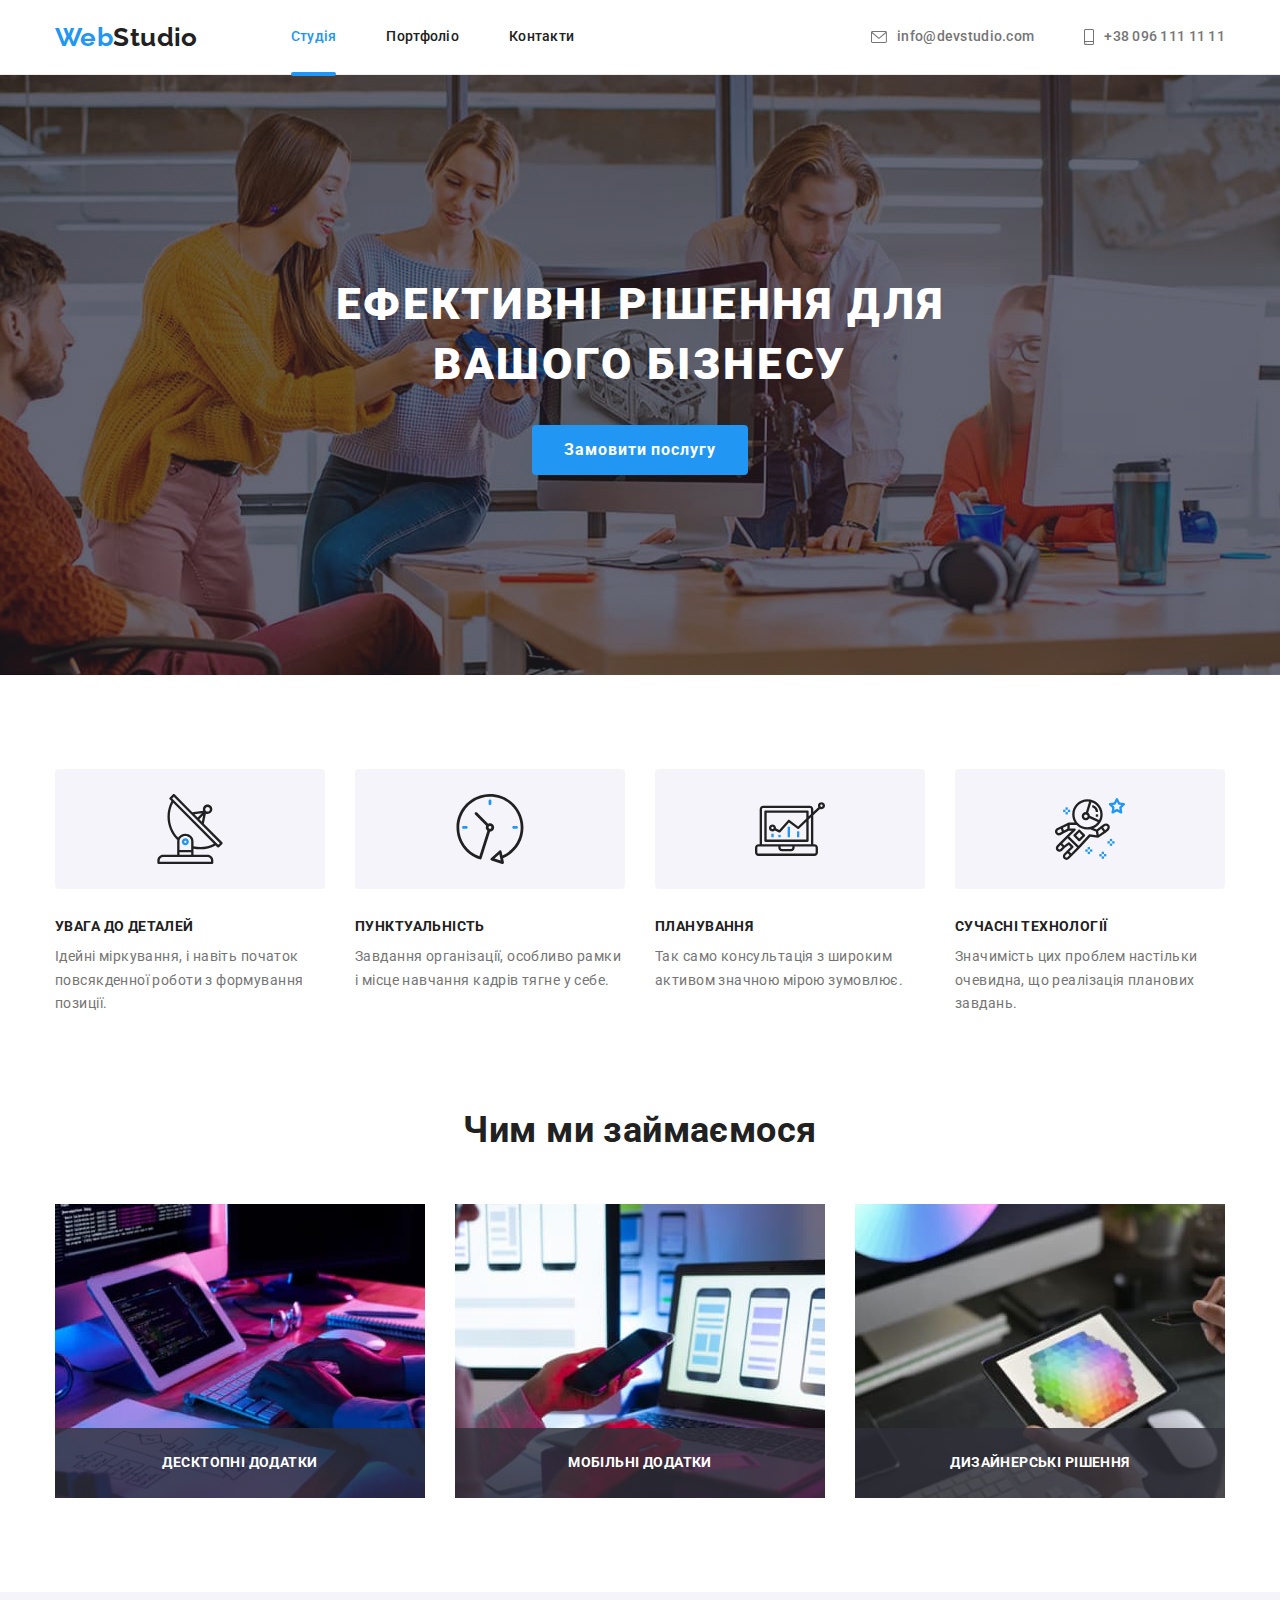
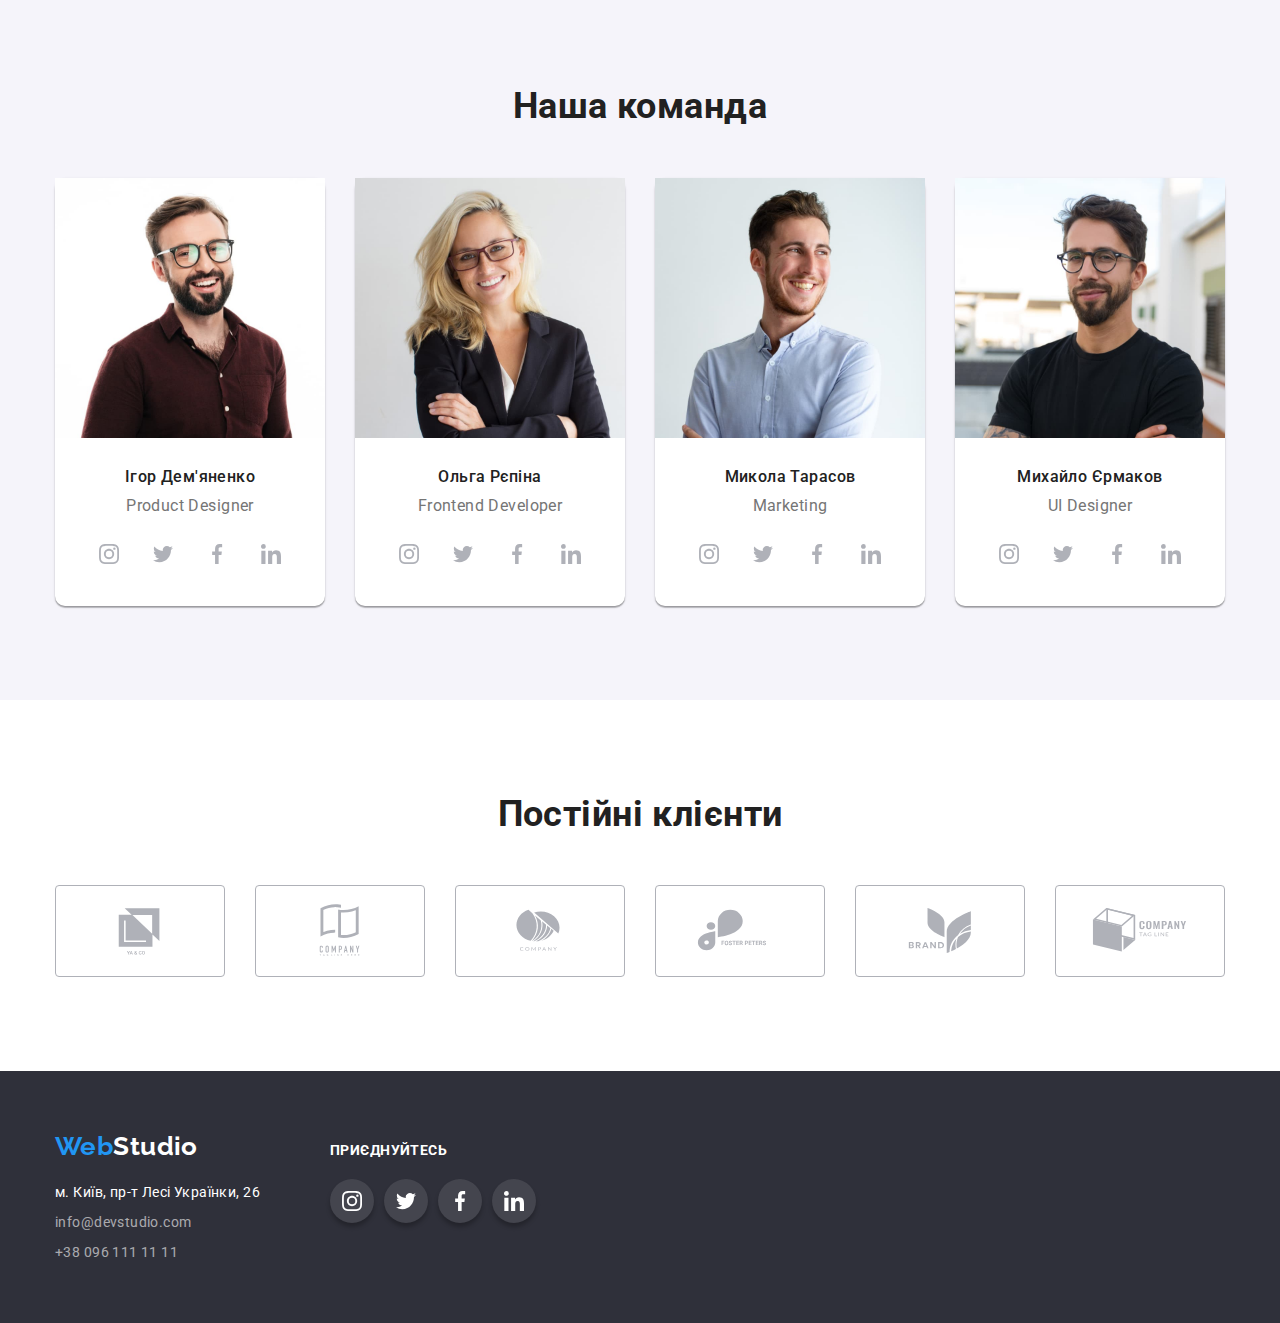
<file: index.html>
<!DOCTYPE html>
<html lang="uk">
  <head>
    <meta charset="UTF-8" />
    <meta http-equiv="X-UA-Compatible" content="IE=edge" />
    <meta name="viewport" content="width=device-width, initial-scale=1.0" />
    <link
      rel="stylesheet"
      href="https://cdnjs.cloudflare.com/ajax/libs/modern-normalize/1.1.0/modern-normalize.min.css"
    />
    <link rel="stylesheet" href="./css/styles.css" />
    <link rel="preconnect" href="https://fonts.googleapis.com" />
    <link rel="preconnect" href="https://fonts.gstatic.com" crossorigin />
    <link
      href="https://fonts.googleapis.com/css2?family=Raleway:wght@700&family=Roboto:wght@400;500;700;900&display=swap"
      rel="stylesheet"
    />
    <title>WebStudio</title>
  </head>
  <body>
    <header>
      <div class="header-container container">
        <a class="logo-header link" href="./index.html" lang="en"
          >Web<span class="logo-span">Studio</span></a
        >
        <nav class="header-nav">
          <ul class="nav list">
            <li class="nav-item">
              <a class="nav-link-active link" href="./index.html">Студія</a>
            </li>
            <li class="nav-item">
              <a class="nav-link link" href="./portfolio.html">Портфоліо</a>
            </li>
            <li class="nav-item">
              <a class="nav-link link" href="">Контакти</a>
            </li>
          </ul>
        </nav>
        <div class="header-group">
          <ul class="header-contacts list">
            <li>
              <a class="header-email link" href="mailto:info@devstudio.com">
                <svg class="icon-email" width="16" height="12">
                  <use href="./images/icons.svg#email"></use>
                </svg>
                info@devstudio.com
              </a>
            </li>
            <li>
              <a class="header-tel link" href="tel:+380961111111">
                <svg class="icon-smartphone" width="10" height="16">
                  <use href="./images/icons.svg#smartphone"></use>
                </svg>
                +38 096 111 11 11</a
              >
            </li>
          </ul>
        </div>
      </div>
    </header>
    <main>
      <!--Герой-->
      <section class="section-hero">
        <div class="hero-div container">
          <h1 class="hero-title">Ефективні рішення для вашого бізнесу</h1>
          <button class="hero-btn" type="button" data-modal-open>
            Замовити послугу
          </button>
        </div>
      </section>
      <!--Наші переваги-->
      <section class="benefits section">
        <div class="benefits-container container">
          <h2 class="visually-hidden">Наші переваги</h2>
          <ul class="benefits-list list">
            <li class="benefits-item">
              <div class="icons-benefits">
                <svg class="icon-antenna" width="70" height="70">
                  <use href="./images/icons.svg#antenna"></use>
                </svg>
              </div>
              <h3 class="benefits-title">УВАГА ДО ДЕТАЛЕЙ</h3>
              <p class="benefits-paragraph">
                Ідейні міркування, і навіть початок повсякденної роботи з
                формування позиції.
              </p>
            </li>
            <li class="benefits-item">
              <div class="icons-benefits">
                <svg class="icon-clock" width="70" height="70">
                  <use href="./images/icons.svg#clock"></use>
                </svg>
              </div>
              <h3 class="benefits-title">ПУНКТУАЛЬНІСТЬ</h3>
              <p class="benefits-paragraph">
                Завдання організації, особливо рамки і місце навчання кадрів
                тягне у себе.
              </p>
            </li>
            <li class="benefits-item">
              <div class="icons-benefits">
                <svg class="icon-diagram" width="70" height="70">
                  <use href="./images/icons.svg#diagram"></use>
                </svg>
              </div>
              <h3 class="benefits-title">ПЛАНУВАННЯ</h3>
              <p class="benefits-paragraph">
                Так само консультація з широким активом значною мірою зумовлює.
              </p>
            </li>
            <li class="benefits-item">
              <div class="icons-benefits">
                <svg class="icon-astronaut" width="70" height="70">
                  <use href="./images/icons.svg#astronaut"></use>
                </svg>
              </div>
              <h3 class="benefits-title">СУЧАСНІ ТЕХНОЛОГІЇ</h3>
              <p class="benefits-paragraph">
                Значимість цих проблем настільки очевидна, що реалізація
                планових завдань.
              </p>
            </li>
          </ul>
        </div>
      </section>
      <!--Чим ми займаємося-->
      <section class="work-section section">
        <div class="container">
          <h2 class="work-title">Чим ми займаємося</h2>
          <ul class="work-list list">
            <li class="work-item">
              <img
                src="./images/box1.jpg"
                alt="Набір тексту на компьютері"
                width="370"
              />
              <div class="overlay">
                <p class="overlay-text">Десктопні додатки</p>
              </div>
            </li>
            <li class="work-item">
              <img
                src="./images/box2.jpg"
                alt="Перегляд макету на ноутбуці"
                width="370"
              />
              <div class="overlay">
                <p class="overlay-text">Мобільні додатки</p>
              </div>
            </li>
            <li class="work-item">
              <img
                src="./images/box3.jpg"
                alt="Вибір кольору на планшеті"
                width="370"
              />
              <div class="overlay">
                <p class="overlay-text">Дизайнерські рішення</p>
              </div>
            </li>
          </ul>
        </div>
      </section>
      <!--Наша команда-->
      <section class="team section">
        <h2 class="team-title">Наша команда</h2>
        <div class="team-container-list container">
          <ul class="team-list list">
            <li class="team-item">
              <img
                class="team-item-img"
                src="./images/ihor.jpg"
                alt="Ігор Дем'яненко"
                width="270"
              />
              <div class="team-div">
                <h3 class="team-item-title">Ігор Дем'яненко</h3>
                <p class="team-item-p" lang="en">Product Designer</p>
                <ul class="social-links-team-list list">
                  <li class="social-links-team-item">
                    <a
                      class="social-link link"
                      href="https://www.instagram.com"
                      target="_blank"
                      rel="noopener norefferer"
                      aria-label="instagram"
                    >
                      <svg class="team-icon" width="20" height="20">
                        <use href="./images/icons.svg#instagram"></use>
                      </svg>
                    </a>
                  </li>
                  <li class="social-links-team-item">
                    <a
                      class="social-link link"
                      href="https://twitter.com"
                      target="_blank"
                      rel="noopener norefferer"
                      aria-label="twitter"
                    >
                      <svg class="team-icon" width="20" height="20">
                        <use href="./images/icons.svg#twitter"></use>
                      </svg>
                    </a>
                  </li>
                  <li class="social-links-team-item">
                    <a
                      class="social-link link"
                      href="https://www.facebook.com"
                      target="_blank"
                      rel="noopener norefferer"
                      aria-label="facebook"
                    >
                      <svg class="team-icon" width="20" height="20">
                        <use href="./images/icons.svg#facebook"></use>
                      </svg>
                    </a>
                  </li>
                  <li class="social-links-team-item">
                    <a
                      class="social-link link"
                      href="https://www.linkedin.com"
                      target="_blank"
                      rel="noopener norefferer"
                      aria-label="linkedin"
                    >
                      <svg class="team-icon" width="20" height="20">
                        <use href="./images/icons.svg#linkedin"></use>
                      </svg>
                    </a>
                  </li>
                </ul>
              </div>
            </li>
            <li class="team-item">
              <img
                class="team-item-img"
                src="./images/olha.jpg"
                alt="Ольга Рєпіна"
                width="270"
              />
              <div class="team-div">
                <h3 class="team-item-title">Ольга Рєпіна</h3>
                <p class="team-item-p" lang="en">Frontend Developer</p>
                <ul class="social-links-team-list list">
                  <li class="social-links-team-item">
                    <a
                      class="social-link link"
                      href="https://www.instagram.com"
                      target="_blank"
                      rel="noopener norefferer"
                      aria-label="іконка instagram"
                    >
                      <svg class="team-icon" width="20" height="20">
                        <use href="./images/icons.svg#instagram"></use>
                      </svg>
                    </a>
                  </li>
                  <li class="social-links-team-item">
                    <a
                      class="social-link link"
                      href="https://twitter.com"
                      target="_blank"
                      rel="noopener norefferer"
                      aria-label="іконка twitter"
                    >
                      <svg class="team-icon" width="20" height="20">
                        <use href="./images/icons.svg#twitter"></use>
                      </svg>
                    </a>
                  </li>
                  <li class="social-links-team-item">
                    <a
                      class="social-link link"
                      href="https://www.facebook.com"
                      target="_blank"
                      rel="noopener norefferer"
                      aria-label="іконка facebook"
                    >
                      <svg class="team-icon" width="20" height="20">
                        <use href="./images/icons.svg#facebook"></use>
                      </svg>
                    </a>
                  </li>
                  <li class="social-links-team-item">
                    <a
                      class="social-link link"
                      href="https://www.linkedin.com"
                      target="_blank"
                      rel="noopener norefferer"
                      aria-label="іконка linkedin"
                    >
                      <svg class="team-icon" width="20" height="20">
                        <use href="./images/icons.svg#linkedin"></use>
                      </svg>
                    </a>
                  </li>
                </ul>
              </div>
            </li>
            <li class="team-item">
              <img
                class="team-item-img"
                src="./images/mykola.jpg"
                alt="Микола Тарасов"
                width="270"
              />
              <div class="team-div">
                <h3 class="team-item-title">Микола Тарасов</h3>
                <p class="team-item-p" lang="en">Marketing</p>
                <ul class="social-links-team-list list">
                  <li class="social-links-team-item">
                    <a
                      class="social-link link"
                      href="https://www.instagram.com"
                      target="_blank"
                      rel="noopener norefferer"
                      aria-label="іконка instagram"
                    >
                      <svg class="team-icon" width="20" height="20">
                        <use href="./images/icons.svg#instagram"></use>
                      </svg>
                    </a>
                  </li>
                  <li class="social-links-team-item">
                    <a
                      class="social-link link"
                      href="https://twitter.com"
                      target="_blank"
                      rel="noopener norefferer"
                      aria-label="іконка twitter"
                    >
                      <svg class="team-icon" width="20" height="20">
                        <use href="./images/icons.svg#twitter"></use>
                      </svg>
                    </a>
                  </li>
                  <li class="social-links-team-item">
                    <a
                      class="social-link link"
                      href="https://www.facebook.com"
                      target="_blank"
                      rel="noopener norefferer"
                      aria-label="іконка facebook"
                    >
                      <svg class="team-icon" width="20" height="20">
                        <use href="./images/icons.svg#facebook"></use>
                      </svg>
                    </a>
                  </li>
                  <li class="social-links-team-item">
                    <a
                      class="social-link link"
                      href="https://www.linkedin.com"
                      target="_blank"
                      rel="noopener norefferer"
                      aria-label="іконка linkedin"
                    >
                      <svg class="team-icon" width="20" height="20">
                        <use href="./images/icons.svg#linkedin"></use>
                      </svg>
                    </a>
                  </li>
                </ul>
              </div>
            </li>
            <li class="team-item">
              <img
                class="team-item-img"
                src="./images/muhailo.jpg"
                alt="Михайло Єрмаков"
                width="270"
              />
              <div class="team-div">
                <h3 class="team-item-title">Михайло Єрмаков</h3>
                <p class="team-item-p" lang="en">UI Designer</p>
                <ul class="social-links-team-list list">
                  <li class="social-links-team-item">
                    <a
                      class="social-link link"
                      href="https://www.instagram.com"
                      target="_blank"
                      rel="noopener norefferer"
                      aria-label="іконка instagram"
                    >
                      <svg class="team-icon" width="20" height="20">
                        <use href="./images/icons.svg#instagram"></use>
                      </svg>
                    </a>
                  </li>
                  <li class="social-links-team-item">
                    <a
                      class="social-link link"
                      href="https://twitter.com"
                      target="_blank"
                      rel="noopener norefferer"
                      aria-label="іконка twitter"
                    >
                      <svg class="team-icon" width="20" height="20">
                        <use href="./images/icons.svg#twitter"></use>
                      </svg>
                    </a>
                  </li>
                  <li class="social-links-team-item">
                    <a
                      class="social-link link"
                      href="https://www.facebook.com"
                      target="_blank"
                      rel="noopener norefferer"
                      aria-label="іконка facebook"
                    >
                      <svg class="team-icon" width="20" height="20">
                        <use href="./images/icons.svg#facebook"></use>
                      </svg>
                    </a>
                  </li>
                  <li class="social-links-team-item">
                    <a
                      class="social-link link"
                      href="https://www.linkedin.com"
                      target="_blank"
                      rel="noopener norefferer"
                      aria-label="іконка linkedin"
                    >
                      <svg class="team-icon" width="20" height="20">
                        <use href="./images/icons.svg#linkedin"></use>
                      </svg>
                    </a>
                  </li>
                </ul>
              </div>
            </li>
          </ul>
        </div>
      </section>
      <!--Постійні клієнти-->
      <section class="clients section">
        <div class="cotnainer">
          <h2 class="team-title">Постійні клієнти</h2>
          <ul class="clients-list">
            <li class="clients-list-item">
              <a class="clients-list-anker" href="">
                <svg class="logo-icon" width="106" height="60">
                  <use href="./images/icons.svg#Logo-1"></use>
                </svg>
              </a>
            </li>
            <li class="clients-list-item">
              <a class="clients-list-anker" href="">
                <svg class="logo-icon" width="106" height="60">
                  <use href="./images/icons.svg#Logo-2"></use>
                </svg>
              </a>
            </li>
            <li class="clients-list-item">
              <a class="clients-list-anker" href="">
                <svg class="logo-icon" width="106" height="60">
                  <use href="./images/icons.svg#Logo-3"></use>
                </svg>
              </a>
            </li>
            <li class="clients-list-item">
              <a class="clients-list-anker" href="">
                <svg class="logo-icon" width="106" height="60">
                  <use href="./images/icons.svg#Logo-4"></use>
                </svg>
              </a>
            </li>
            <li class="clients-list-item">
              <a class="clients-list-anker" href="">
                <svg class="logo-icon" width="106" height="60">
                  <use href="./images/icons.svg#Logo-5"></use>
                </svg>
              </a>
            </li>
            <li class="clients-list-item">
              <a class="clients-list-anker" href="">
                <svg class="logo-icon" width="106" height="60">
                  <use href="./images/icons.svg#Logo-6"></use>
                </svg>
              </a>
            </li>
          </ul>
        </div>
      </section>
    </main>
    <footer class="footer">
      <div class="footer-container container">
        <div class="footer-address">
          <a class="logo-footer link" href="./index.html" lang="en"
            >Web<span class="logo-span-footer">Studio</span></a
          >
          <address>
            <ul class="footer-list list">
              <li class="footer-list-item">
                <a
                  class="footer-list-adress link"
                  href="https://goo.gl/maps/2E5mKUay2WvyAkLH7"
                  target="_blank"
                  rel="noopener noreferrer nofollow"
                  >м. Київ, пр-т Лесі Українки, 26</a
                >
              </li>
              <li class="footer-list-item">
                <a
                  class="footer-list-cont link"
                  href="mailto:info@devstudio.com"
                  >info@devstudio.com</a
                >
              </li>
              <li class="footer-list-item">
                <a class="footer-list-cont link" href="tel:+380961111111"
                  >+38 096 111 11 11</a
                >
              </li>
            </ul>
          </address>
        </div>
        <div class="footer-socials">
          <strong class="footer-title">приєднуйтесь</strong>
          <ul class="footer-social-links-list list">
            <li>
              <a
                class="footer-social-link link"
                href="https://www.instagram.com"
                target="_blank"
                rel="noopener norefferer"
                aria-label="іконка instagram"
              >
                <svg class="footer-icon" width="20" height="20">
                  <use href="./images/icons.svg#instagram"></use>
                </svg>
              </a>
            </li>
            <li>
              <a
                class="footer-social-link link"
                href="https://twitter.com"
                target="_blank"
                rel="noopener norefferer"
                aria-label="іконка twitter"
              >
                <svg class="footer-icon" width="20" height="20">
                  <use href="./images/icons.svg#twitter"></use>
                </svg>
              </a>
            </li>
            <li>
              <a
                class="footer-social-link link"
                href="https://www.facebook.com"
                target="_blank"
                rel="noopener norefferer"
                aria-label="іконка facebook"
              >
                <svg class="footer-icon" width="20" height="20">
                  <use href="./images/icons.svg#facebook"></use>
                </svg>
              </a>
            </li>
            <li>
              <a
                class="footer-social-link link"
                href="https://www.linkedin.com"
                target="_blank"
                rel="noopener norefferer"
                aria-label="іконка linkedin"
              >
                <svg class="footer-icon" width="20" height="20">
                  <use href="./images/icons.svg#linkedin"></use>
                </svg>
              </a>
            </li>
          </ul>
        </div>
      </div>
    </footer>
    <!-- Modal window -->
    <div class="backdrop is-hidden" data-modal>
      <div class="modal">
        <button class="modal-close-btn" type="button" data-modal-close>
          <svg class="modal-close-icon" width="18" height="18">
            <use href="./images/icons.svg#icon-close-black"></use>
          </svg>
        </button>
      </div>
    </div>
    <script src="./js/modal.js"></script>
  </body>
</html>
</file>
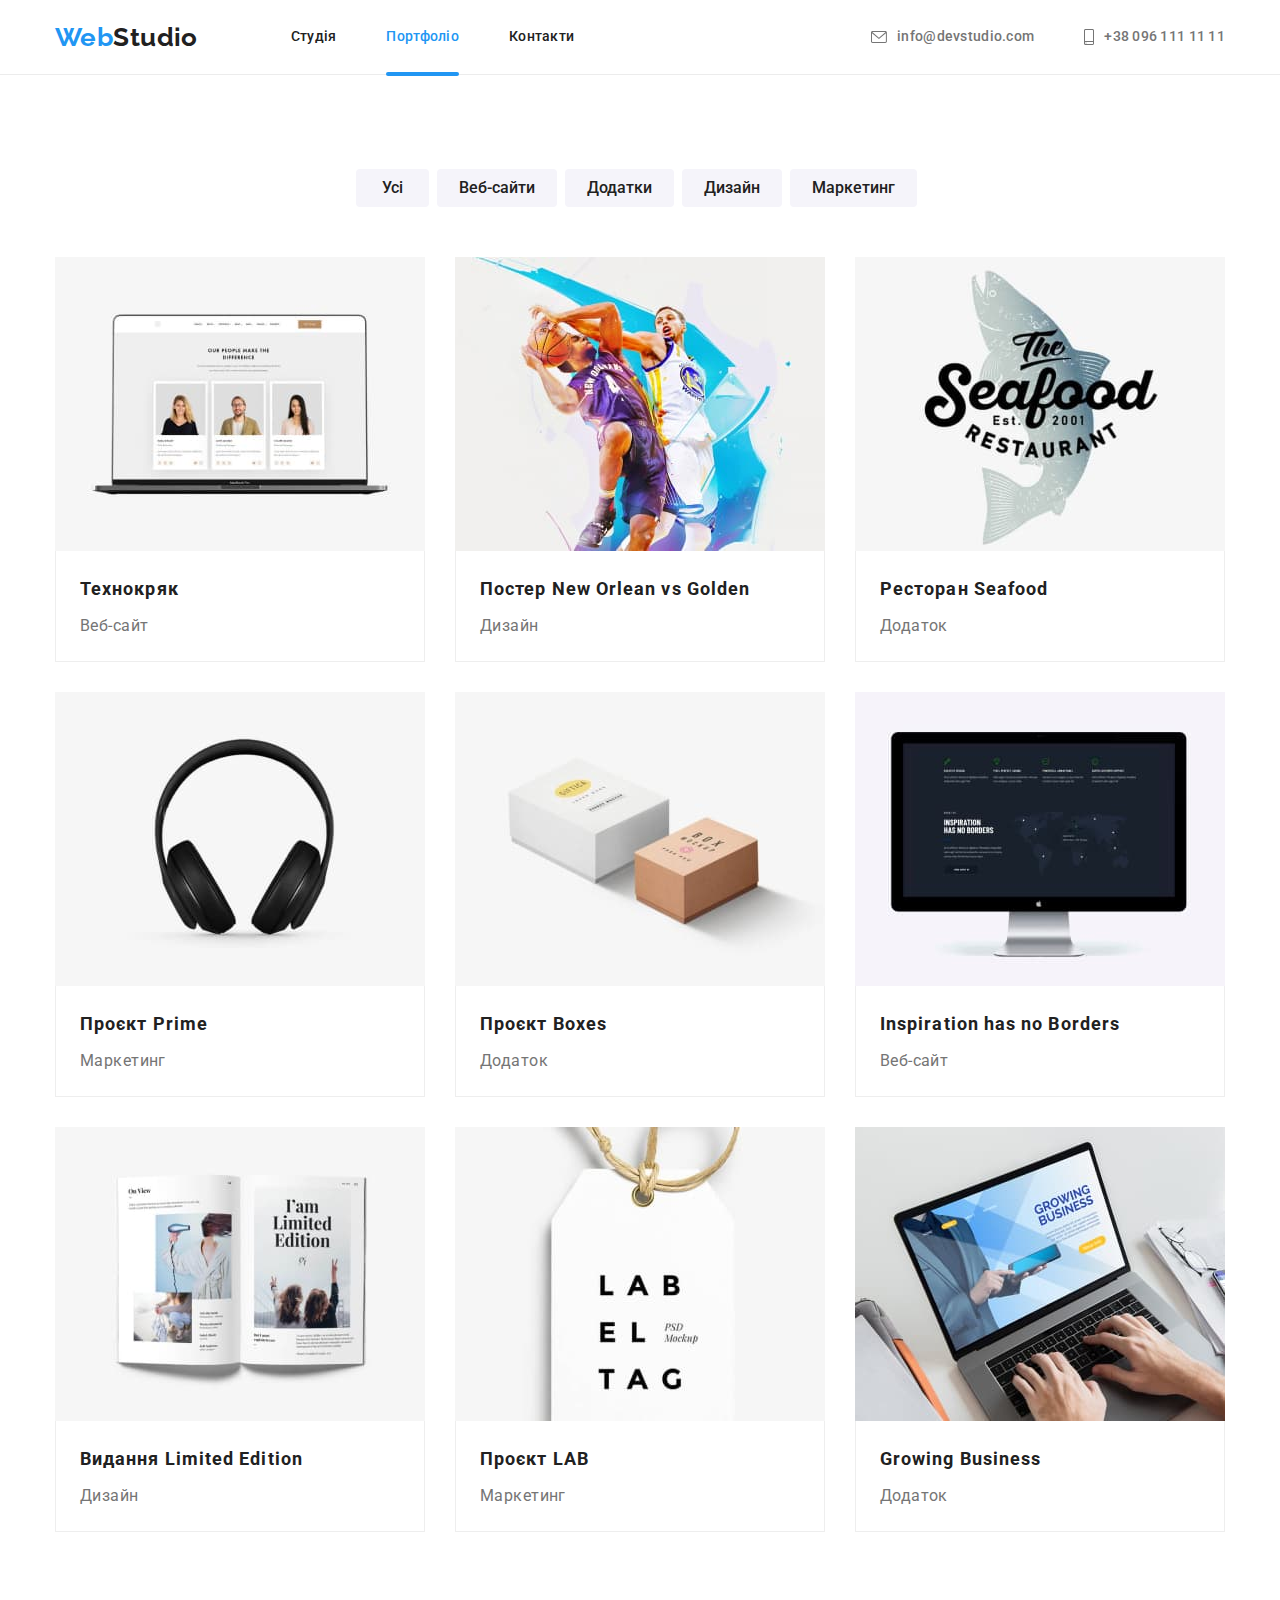
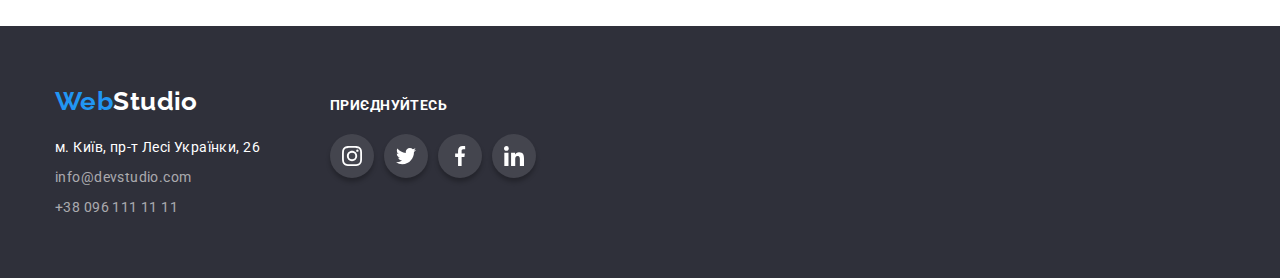
<file: portfolio.html>
<!DOCTYPE html>
<html lang="uk">
  <head>
    <meta charset="UTF-8" />
    <meta http-equiv="X-UA-Compatible" content="IE=edge" />
    <meta name="viewport" content="width=device-width, initial-scale=1.0" />
    <link
      rel="stylesheet"
      href="https://cdnjs.cloudflare.com/ajax/libs/modern-normalize/1.1.0/modern-normalize.min.css"
    />
    <link rel="stylesheet" href="./css/styles.css" />
    <link rel="preconnect" href="https://fonts.googleapis.com" />
    <link rel="preconnect" href="https://fonts.gstatic.com" crossorigin />
    <link
      href="https://fonts.googleapis.com/css2?family=Raleway:wght@700&family=Roboto:wght@400;500;700;900&display=swap"
      rel="stylesheet"
    />
    <title>Portfolio</title>
  </head>
  <body>
    <header>
      <div class="header-container container">
        <a class="logo-header link" href="./index.html" lang="en"
          >Web<span class="logo-span">Studio</span></a
        >
        <nav class="header-nav">
          <ul class="nav list">
            <li class="nav-item">
              <a class="nav-link link" href="./index.html">Студія</a>
            </li>
            <li class="nav-item">
              <a class="nav-link-active link" href="./portfolio.html"
                >Портфоліо</a
              >
            </li>
            <li class="nav-item">
              <a class="nav-link link" href="">Контакти</a>
            </li>
          </ul>
        </nav>
        <div class="header-group">
          <ul class="header-contacts list">
            <li>
              <a class="header-email link" href="mailto:info@devstudio.com">
                <svg class="icon-email" width="16" height="12">
                  <use href="./images/icons.svg#email"></use>
                </svg>
                info@devstudio.com
              </a>
            </li>
            <li>
              <a class="header-tel link" href="tel:+380961111111">
                <svg class="icon-smartphone" width="10" height="16">
                  <use href="./images/icons.svg#smartphone"></use>
                </svg>
                +38 096 111 11 11</a
              >
            </li>
          </ul>
        </div>
      </div>
    </header>
    <main>
      <section class="projects section">
        <div class="container">
          <h1 class="visually-hidden">Проекти з Портфоліо</h1>
          <ul class="portfolio-btn-list list">
            <li>
              <button class="portfolio-btn-item" type="button">Усі</button>
            </li>
            <li>
              <button class="portfolio-btn-item" type="button">
                Веб-сайти
              </button>
            </li>
            <li>
              <button class="portfolio-btn-item" type="button">Додатки</button>
            </li>
            <li>
              <button class="portfolio-btn-item" type="button">Дизайн</button>
            </li>
            <li>
              <button class="portfolio-btn-item" type="button">
                Маркетинг
              </button>
            </li>
          </ul>
          <ul class="portfolio-list list">
            <li class="portfolio-item">
              <a class="portfolio-link link" href="">
                <div class="portfolio-thumb">
                  <img
                    class="portfolio-img"
                    src="./images/technokryak.jpg"
                    alt="Веб-сайт Технокряк"
                    width="370"
                  />
                  <div class="overlay-portfolio">
                    <p class="overlay-portfolio-text">
                      Ресурс пропонує комплексні пропозиції з різним рівнем
                      функціоналу та сервісів. Все це дозволить відвідувачу
                      отримати вичерпні відомості про компанію чи приватну
                      особу.
                    </p>
                  </div>
                </div>
                <div class="portfolio-item-div">
                  <h2 class="portfolio-title">Технокряк</h2>
                  <p class="portfolio-paragraph">Веб-сайт</p>
                </div>
              </a>
            </li>
            <li class="portfolio-item">
              <a class="portfolio-link link" href="">
                <div class="portfolio-thumb">
                  <img
                    class="portfolio-img"
                    src="./images/poster.jpg"
                    alt="Дизайн Постер New Orlean vs Golden Star"
                    width="370"
                  />
                  <div class="overlay-portfolio">
                    <p class="overlay-portfolio-text">
                      Ресурс пропонує комплексні пропозиції з різним рівнем
                      функціоналу та сервісів. Все це дозволить відвідувачу
                      отримати вичерпні відомості про компанію чи приватну
                      особу.
                    </p>
                  </div>
                </div>
                <div class="portfolio-item-div">
                  <h2 class="portfolio-title">Постер New Orlean vs Golden</h2>
                  <p class="portfolio-paragraph">Дизайн</p>
                </div>
              </a>
            </li>
            <li class="portfolio-item">
              <a class="portfolio-link link" href="">
                <div class="portfolio-thumb">
                  <img
                    class="portfolio-img"
                    src="./images/seafood.jpg"
                    alt="Додаток Ресторан Seafood"
                    width="370"
                  />
                  <div class="overlay-portfolio">
                    <p class="overlay-portfolio-text">
                      Ресурс пропонує комплексні пропозиції з різним рівнем
                      функціоналу та сервісів. Все це дозволить відвідувачу
                      отримати вичерпні відомості про компанію чи приватну
                      особу.
                    </p>
                  </div>
                </div>
                <div class="portfolio-item-div">
                  <h2 class="portfolio-title">Ресторан Seafood</h2>
                  <p class="portfolio-paragraph">Додаток</p>
                </div>
              </a>
            </li>
            <li class="portfolio-item">
              <a class="portfolio-link link" href="">
                <div class="portfolio-thumb">
                  <img
                    class="portfolio-img"
                    src="./images/prime.jpg"
                    alt="Маркетинг Проєкт Prime"
                    width="370"
                  />
                  <div class="overlay-portfolio">
                    <p class="overlay-portfolio-text">
                      Ресурс пропонує комплексні пропозиції з різним рівнем
                      функціоналу та сервісів. Все це дозволить відвідувачу
                      отримати вичерпні відомості про компанію чи приватну
                      особу.
                    </p>
                  </div>
                </div>
                <div class="portfolio-item-div">
                  <h2 class="portfolio-title">Проєкт Prime</h2>
                  <p class="portfolio-paragraph">Маркетинг</p>
                </div>
              </a>
            </li>
            <li class="portfolio-item">
              <a class="portfolio-link link" href="">
                <div class="portfolio-thumb">
                  <img
                    class="portfolio-img"
                    src="./images/boxes.jpg"
                    alt="Додаток Проєкт Boxes"
                    width="370"
                  />
                  <div class="overlay-portfolio">
                    <p class="overlay-portfolio-text">
                      Ресурс пропонує комплексні пропозиції з різним рівнем
                      функціоналу та сервісів. Все це дозволить відвідувачу
                      отримати вичерпні відомості про компанію чи приватну
                      особу.
                    </p>
                  </div>
                </div>
                <div class="portfolio-item-div">
                  <h2 class="portfolio-title">Проєкт Boxes</h2>
                  <p class="portfolio-paragraph">Додаток</p>
                </div>
              </a>
            </li>
            <li class="portfolio-item">
              <a class="portfolio-link link" href="">
                <div class="portfolio-thumb">
                  <img
                    class="portfolio-img"
                    src="./images/inspiration.jpg"
                    alt="Веб-сайт Inspiration has no Borders"
                    width="370"
                  />
                  <div class="overlay-portfolio">
                    <p class="overlay-portfolio-text">
                      Ресурс пропонує комплексні пропозиції з різним рівнем
                      функціоналу та сервісів. Все це дозволить відвідувачу
                      отримати вичерпні відомості про компанію чи приватну
                      особу.
                    </p>
                  </div>
                </div>
                <div class="portfolio-item-div">
                  <h2 class="portfolio-title" lang="en">
                    Inspiration has no Borders
                  </h2>
                  <p class="portfolio-paragraph">Веб-сайт</p>
                </div>
              </a>
            </li>
            <li class="portfolio-item">
              <a class="portfolio-link link" href="">
                <div class="portfolio-thumb">
                  <img
                    class="portfolio-img"
                    src="./images/limited.jpg"
                    alt="Дизайн Видання Limited Edition"
                    width="370"
                  />
                  <div class="overlay-portfolio">
                    <p class="overlay-portfolio-text">
                      Ресурс пропонує комплексні пропозиції з різним рівнем
                      функціоналу та сервісів. Все це дозволить відвідувачу
                      отримати вичерпні відомості про компанію чи приватну
                      особу.
                    </p>
                  </div>
                </div>
                <div class="portfolio-item-div">
                  <h2 class="portfolio-title">Видання Limited Edition</h2>
                  <p class="portfolio-paragraph">Дизайн</p>
                </div>
              </a>
            </li>
            <li class="portfolio-item">
              <a class="portfolio-link link" href="">
                <div class="portfolio-thumb">
                  <img
                    class="portfolio-img"
                    src="./images/lab.jpg"
                    alt="Маркетинг Проєкт LAB"
                    width="370"
                  />
                  <div class="overlay-portfolio">
                    <p class="overlay-portfolio-text">
                      Ресурс пропонує комплексні пропозиції з різним рівнем
                      функціоналу та сервісів. Все це дозволить відвідувачу
                      отримати вичерпні відомості про компанію чи приватну
                      особу.
                    </p>
                  </div>
                </div>
                <div class="portfolio-item-div">
                  <h2 class="portfolio-title">Проєкт LAB</h2>
                  <p class="portfolio-paragraph">Маркетинг</p>
                </div>
              </a>
            </li>
            <li class="portfolio-item">
              <a class="portfolio-link link" href="">
                <div class="portfolio-thumb">
                  <img
                    class="portfolio-img"
                    src="./images/business.jpg"
                    alt="Додаток Growing Business"
                    width="370"
                  />
                  <div class="overlay-portfolio">
                    <p class="overlay-portfolio-text">
                      Ресурс пропонує комплексні пропозиції з різним рівнем
                      функціоналу та сервісів. Все це дозволить відвідувачу
                      отримати вичерпні відомості про компанію чи приватну
                      особу.
                    </p>
                  </div>
                </div>
                <div class="portfolio-item-div">
                  <h2 class="portfolio-title" lang="en">Growing Business</h2>
                  <p class="portfolio-paragraph">Додаток</p>
                </div>
              </a>
            </li>
          </ul>
        </div>
      </section>
    </main>
    <footer class="footer">
      <div class="footer-container container">
        <div class="footer-address">
          <a class="logo-footer link" href="./index.html" lang="en"
            >Web<span class="logo-span-footer">Studio</span></a
          >
          <address>
            <ul class="footer-list list">
              <li class="footer-list-item">
                <a
                  class="footer-list-adress link"
                  href="https://goo.gl/maps/2E5mKUay2WvyAkLH7"
                  target="_blank"
                  rel="noopener noreferrer nofollow"
                  >м. Київ, пр-т Лесі Українки, 26</a
                >
              </li>
              <li class="footer-list-item">
                <a
                  class="footer-list-cont link"
                  href="mailto:info@devstudio.com"
                  >info@devstudio.com</a
                >
              </li>
              <li class="footer-list-item">
                <a class="footer-list-cont link" href="tel:+380961111111"
                  >+38 096 111 11 11</a
                >
              </li>
            </ul>
          </address>
        </div>
        <div class="footer-socials">
          <strong class="footer-title">приєднуйтесь</strong>
          <ul class="footer-social-links-list list">
            <li>
              <a
                class="footer-social-link link"
                href="https://www.instagram.com"
                target="_blank"
                rel="noopener norefferer"
                aria-label="іконка instagram"
              >
                <svg class="footer-icon" width="20" height="20">
                  <use href="./images/icons.svg#instagram"></use>
                </svg>
              </a>
            </li>
            <li>
              <a
                class="footer-social-link link"
                href="https://twitter.com"
                target="_blank"
                rel="noopener norefferer"
                aria-label="іконка twitter"
              >
                <svg class="footer-icon" width="20" height="20">
                  <use href="./images/icons.svg#twitter"></use>
                </svg>
              </a>
            </li>
            <li>
              <a
                class="footer-social-link link"
                href="https://www.facebook.com"
                target="_blank"
                rel="noopener norefferer"
                aria-label="іконка facebook"
              >
                <svg class="footer-icon" width="20" height="20">
                  <use href="./images/icons.svg#facebook"></use>
                </svg>
              </a>
            </li>
            <li>
              <a
                class="footer-social-link link"
                href="https://www.linkedin.com"
                target="_blank"
                rel="noopener norefferer"
                aria-label="іконка linkedin"
              >
                <svg class="footer-icon" width="20" height="20">
                  <use href="./images/icons.svg#linkedin"></use>
                </svg>
              </a>
            </li>
          </ul>
        </div>
      </div>
    </footer>
  </body>
</html>
</file>
<file: css/styles.css>
body {
  font-family: "Roboto", sans-serif;
  font-size: 14px;
  letter-spacing: 0.03em;
}
:root {
  --main-title-color: #ffffff;
  --main-text-color: #212121;
  --secondary-text-color: #757575;
  --main-logo-button-color: #2196f3;
  --main-background-color: #2f303a;
  --secondary-background-color: #f5f4fa;
  --border-color: #eeeeee;
  --main-icons-color: #afb1b8;
}
/* ------------reset start------------ */
h1,
h2,
h3,
h4,
h5,
h6,
p,
ul {
  margin: 0;
  padding: 0;
}
.link {
  text-decoration: none;
}
.list {
  list-style: none;
}
img {
  display: block;
  max-width: 100%;
  height: auto;
}

/* ------------reset end------------ */

.section {
  padding-top: 94px;
  padding-bottom: 94px;
}
.container {
  width: 1200px;
  padding-right: 15px;
  padding-left: 15px;
  margin-left: auto;
  margin-right: auto;
}

/* -------------Header--------------- */
header {
  border-bottom: 1px solid #ececec;
}
.header-container {
  display: flex;
  align-items: center;
}
.nav {
  display: flex;
  align-items: center;
  gap: 50px;
}
.header-nav {
  margin-right: auto;
}
.header-group > .header-contacts {
  display: flex;
  align-items: center;
  gap: 50px;
}
.logo-header {
  font-family: "Raleway";
  font-style: normal;
  font-weight: 700;
  font-size: 26px;
  line-height: 1.19;
  color: var(--main-logo-button-color);
  margin-right: 93px;
}
.logo-span {
  color: var(--main-text-color);
}
.nav-link {
  font-weight: 500;
  line-height: 1.14;
  letter-spacing: 0.02em;
  cursor: pointer;
  color: var(--main-text-color);
  display: block;
  padding-top: 29px;
  padding-bottom: 29px;
  transition: color 250ms cubic-bezier(0.4, 0, 0.2, 1);
}
.nav-link:hover,
.nav-link:focus {
  color: var(--main-logo-button-color);
}
.nav-link-active {
  font-weight: 500;
  line-height: 1.14;
  letter-spacing: 0.02em;
  cursor: pointer;
  color: var(--main-logo-button-color);
  display: block;
  padding-top: 29px;
  padding-bottom: 29px;
}
.nav-item {
  position: relative;
}
.nav-link-active::after {
  content: "";
  position: absolute;
  bottom: -2px;
  display: block;
  width: 100%;
  height: 4px;
  border-radius: 2px;
  background-color: var(--main-logo-button-color);
}
.header-email {
  font-weight: 500;
  line-height: 1.14;
  letter-spacing: 0.02em;
  color: var(--secondary-text-color);
  display: flex;
  align-items: center;
  transition: color 250ms cubic-bezier(0.4, 0, 0.2, 1);
}
.header-email:hover,
.header-email:focus {
  color: var(--main-logo-button-color);
}
.icon-email,
.icon-smartphone {
  fill: currentColor;
  margin-right: 10px;
}
.header-tel {
  font-weight: 500;
  line-height: 1.14;
  letter-spacing: 0.02em;
  color: var(--secondary-text-color);
  display: flex;
  align-items: center;
  transition: color 250ms cubic-bezier(0.4, 0, 0.2, 1);
}
.header-tel:hover,
.header-tel:focus {
  color: var(--main-logo-button-color);
}
/* -------------Header end-------------------- */

/* -------------Index-Main--------------- */

/* Hero */
.section-hero {
  max-width: 1600px;
  margin: 0 auto;
  background-repeat: no-repeat;
  background-position: center;
  background-size: cover;
  padding-top: 200px;
  padding-bottom: 200px;
  background-color: rgba(196, 196, 196, 1);
  background-image: linear-gradient(
      rgba(47, 48, 58, 0.4),
      rgba(47, 48, 58, 0.4)
    ),
    url(../images/hero-img.jpg);
}
.hero-title {
  font-weight: 900;
  font-size: 44px;
  line-height: 1.36;
  text-align: center;
  letter-spacing: 0.06em;
  text-transform: uppercase;
  color: var(--main-title-color);
  width: 696px;
  margin-left: auto;
  margin-right: auto;
  margin-bottom: 30px;
}
.hero-btn {
  font-weight: 700;
  font-size: 16px;
  line-height: 1.87;
  align-items: center;
  text-align: center;
  letter-spacing: 0.06em;
  color: var(--main-title-color);
  background-color: var(--main-logo-button-color);
  font-family: inherit;
  cursor: pointer;
  border: 0;
  display: block;
  margin: auto;
  min-width: 216px;
  min-height: 50px;
  padding: 10px 32px;
  border-radius: 4px;
}
/* Hero */

/* Benefits */
.benefits-container {
  width: 1200px;
}
.benefits-list {
  display: flex;
  justify-content: flex-start;
  padding-left: 0;
}
.benefits-item:not(:last-child) {
  margin-right: 30px;
}
.icons-benefits {
  background-color: var(--secondary-background-color);
  min-width: 270px;
  min-height: 120px;
  border-radius: 4px;
  margin-bottom: 30px;
  display: flex;
  justify-content: center;
  align-items: center;
}
.benefits-title {
  font-size: 14px;
  line-height: 1.14;
  text-transform: uppercase;
  color: var(--main-text-color);
  margin-bottom: 10px;
}
.benefits-paragraph {
  line-height: 1.71;
  color: var(--secondary-text-color);
  text-align: left;
}
/* Benefits */

/* Work */
.work-section {
  padding-top: 0px;
  padding-bottom: 94px;
}
.work-title {
  font-size: 36px;
  line-height: 1.16;
  text-align: center;
  color: var(--main-text-color);
  margin-bottom: 52px;
}
.work-list {
  display: flex;
  padding-left: 0;
}
.work-item {
  position: relative;
}
.work-item:not(:last-child) {
  margin-right: 30px;
}
.overlay {
  position: absolute;
  bottom: 0;
  display: flex;
  justify-content: center;
  align-items: center;
  min-height: 70px;
  width: 100%;
  background-color: rgba(47, 48, 58, 0.8);
}
.overlay-text {
  font-weight: 700;
  line-height: 1.14;
  text-align: center;
  text-transform: uppercase;
  color: var(--main-title-color);
}
/* Work */

/* Team */
.team {
  background-color: var(--secondary-background-color);
}
.team-container-list {
  display: flex;
}
.team-list {
  display: flex;
  padding-left: 0;
}
.team-title {
  font-size: 36px;
  line-height: 1.16;
  text-align: center;
  color: var(--main-text-color);
  margin-bottom: 50px;
}
.team-item {
  background-color: var(--main-title-color);
  border-radius: 10px;
  box-shadow: 0px 1px 3px rgba(0, 0, 0, 0.12), 0px 1px 1px rgba(0, 0, 0, 0.14),
    0px 2px 1px rgba(0, 0, 0, 0.2);
}
.team-item:not(:last-child) {
  margin-right: 30px;
}
.team-div {
  padding-top: 30px;
  padding-bottom: 30px;
}
.team-item-title {
  font-weight: 500;
  font-size: 16px;
  line-height: 1.18;
  text-align: center;
  color: var(--main-text-color);
  margin-bottom: 10px;
}
.team-item-p {
  font-size: 16px;
  line-height: 1.18;
  text-align: center;
  color: var(--secondary-text-color);
  margin-bottom: 16px;
}
.social-links-team-list {
  display: flex;
  justify-content: center;
  align-items: center;
  gap: 10px;
}
.social-links-team-item {
  width: 44px;
  height: 44px;
}
.social-link {
  display: flex;
  justify-content: center;
  align-items: center;
  width: 100%;
  height: 100%;
  border-radius: 50%;
  background-color: var(--main-title-color);
  fill: var(--main-icons-color);
  transition: fill 250ms cubic-bezier(0.4, 0, 0.2, 1),
    background-color 250ms cubic-bezier(0.4, 0, 0.2, 1);
}
.social-link:hover,
.social-link:focus {
  fill: var(--main-title-color);
  background-color: var(--main-logo-button-color);
}
/* Team */

/* clients */
.clients-list {
  display: flex;
  justify-content: center;
  align-items: center;
  gap: 30px;
}
.clients-list-item {
  display: flex;
  justify-content: center;
  align-items: center;
  width: 170px;
  height: 92px;
}
.clients-list-anker {
  fill: var(--main-icons-color);
  width: 100%;
  height: 100%;
  border: 1px solid var(--main-icons-color);
  border-radius: 4px;
  display: flex;
  justify-content: center;
  align-items: center;
  transition: fill 250ms cubic-bezier(0.4, 0, 0.2, 1),
    border 250ms cubic-bezier(0.4, 0, 0.2, 1);
}
.clients-list-anker:hover,
.clients-list-anker:focus {
  fill: var(--main-logo-button-color);
  border: 1px solid var(--main-logo-button-color);
}
/* clients */

/* -------------Index-Main end--------------- */

/* -------------Portfolio---------------- */
.visually-hidden {
  visibility: hidden;
  width: 0px;
  height: 0px;
}
.portfolio-btn-list {
  display: flex;
  justify-content: center;
  margin-bottom: 50px;
}
.portfolio-list {
  display: flex;
  flex-wrap: wrap;
  gap: 30px;
}
.portfolio-list > .portfolio-item {
  flex-basis: calc((100% - 60px) / 3);
}
.portfolio-link {
  display: block;
  transition: box-shadow 250ms cubic-bezier(0.4, 0, 0.2, 1);
}
.portfolio-link:hover,
.portfolio-link:focus {
  box-shadow: 0px 1px 1px rgba(0, 0, 0, 0.12), 0px 4px 4px rgba(0, 0, 0, 0.06),
    1px 4px 6px rgba(0, 0, 0, 0.16);
}
.portfolio-link:hover .overlay-portfolio,
.portfolio-link:focus .overlay-portfolio {
  transform: translateY(0);
}
.portfolio-item-div {
  padding: 20px 24px;
  border-right: 1px solid var(--border-color);
  border-bottom: 1px solid var(--border-color);
  border-left: 1px solid var(--border-color);
}
.portfolio-btn-item {
  font-family: inherit;
  cursor: pointer;
  font-weight: 500;
  font-size: 16px;
  line-height: 1.62;
  text-align: center;
  border: 0;
  color: var(--main-text-color);
  background-color: var(--secondary-background-color);
  margin-right: 8px;
  min-width: 73px;
  min-height: 38px;
  padding: 6px 22px;
  border-radius: 4px;
  transition: color 250ms cubic-bezier(0.4, 0, 0.2, 1),
    background-color 250ms cubic-bezier(0.4, 0, 0.2, 1),
    box-shadow 250ms cubic-bezier(0.4, 0, 0.2, 1);
}
.portfolio-btn-item:hover,
.portfolio-btn-item:focus {
  color: var(--main-title-color);
  background-color: var(--main-logo-button-color);
  box-shadow: 0px 3px 1px rgba(0, 0, 0, 0.1), 0px 1px 2px rgba(0, 0, 0, 0.08),
    0px 2px 2px rgba(0, 0, 0, 0.12);
}
.portfolio-title {
  font-size: 18px;
  line-height: 2;
  letter-spacing: 0.06em;
  color: var(--main-text-color);
  margin-bottom: 4px;
}
.portfolio-paragraph {
  font-size: 16px;
  line-height: 1.87;
  color: var(--secondary-text-color);
}
.portfolio-thumb {
  position: relative;
  overflow: hidden;
}
.overlay-portfolio {
  position: absolute;
  transform: translateY(100%);
  transition: transform 250ms cubic-bezier(0.4, 0, 0.2, 1);
  top: 0;
  left: 0;
  background-color: rgba(33, 150, 243, 0.9);
  width: 100%;
  height: 100%;
  padding-left: 24px;
  padding-right: 24px;
  display: flex;
  align-items: center;
  user-select: none;
}
.overlay-portfolio-text {
  font-size: 18px;
  line-height: 1.55;
  color: var(--main-title-color);
}
/* -------------Portfolio end--------------- */

/* -------------Footer--------------- */
.footer {
  padding-top: 60px;
  padding-bottom: 60px;
  background-color: var(--main-background-color);
}
.footer-container {
  display: flex;
  align-items: baseline;
  gap: 70px;
}
.logo-footer {
  font-family: "Raleway";
  font-style: normal;
  font-weight: 700;
  font-size: 26px;
  line-height: 1.19;
  color: var(--main-logo-button-color);
  display: inline-block;
  margin-bottom: 20px;
}
.logo-span-footer {
  color: var(--main-title-color);
}
.footer-list-adress {
  line-height: 1.5;
  color: var(--main-title-color);
  font-style: normal;
  transition: color 250ms cubic-bezier(0.4, 0, 0.2, 1);
}
.footer-list-item:not(:last-of-type) {
  margin-bottom: 9px;
}
.footer-list-adress:hover,
.footer-list-adress:focus {
  color: var(--main-logo-button-color);
}
.footer-list-cont {
  line-height: 1.5;
  color: rgba(255, 255, 255, 0.6);
  font-style: normal;
  transition: color 250ms cubic-bezier(0.4, 0, 0.2, 1);
}
.footer-list-cont:hover,
.footer-list-cont:focus {
  color: var(--main-logo-button-color);
}
.footer-title {
  display: block;
  font-family: "Roboto";
  font-style: normal;
  line-height: 1.14;
  text-transform: uppercase;
  color: var(--main-title-color);
  margin-bottom: 20px;
}
.footer-social-links-list {
  display: flex;
  justify-content: center;
  align-items: center;
  gap: 10px;
}
.footer-social-link {
  display: flex;
  justify-content: center;
  align-items: center;
  width: 44px;
  height: 44px;
  border-radius: 50%;
  background-color: rgba(255, 255, 255, 0.1);
  fill: var(--main-title-color);
  box-shadow: 0px 4px 4px rgba(0, 0, 0, 0.25);
  transition: fill 250ms cubic-bezier(0.4, 0, 0.2, 1),
    background-color 250ms cubic-bezier(0.4, 0, 0.2, 1);
}
.footer-social-link:hover,
.footer-social-link:focus {
  fill: var(--main-title-color);
  background-color: var(--main-logo-button-color);
}
/* -------------Footer end--------------- */

/* -------------Modal window--------------- */
.backdrop {
  position: fixed;
  top: 0;
  left: 0;
  width: 100%;
  height: 100%;
  background-color: rgba(0, 0, 0, 0.2);
  transition: opacity 250ms linear, visibility 250ms linear;
}
.backdrop.is-hidden {
  visibility: hidden;
  opacity: 0;
  pointer-events: none;
}
.modal {
  position: absolute;
  top: 50%;
  left: 50%;
  transform: translateX(-50%) translateY(-50%);
  transition: transform 500ms, opacity 500ms;
  width: 528px;
  min-height: 581px;
  border-radius: 4px;
  background-color: var(--main-title-color);
  box-shadow: 0px 1px 3px rgba(0, 0, 0, 0.12), 0px 1px 1px rgba(0, 0, 0, 0.14),
    0px 2px 1px rgba(0, 0, 0, 0.2);
}
.backdrop.is-hidden .modal {
  opacity: 0;
  transform: translateX(-50%) translateY(-70%);
}
.modal-close-btn {
  position: absolute;
  top: 8px;
  right: 8px;
  padding: 0;
  display: inline-flex;
  justify-content: center;
  align-items: center;
  width: 30px;
  height: 30px;
  background: var(--main-title-color);
  border: 1px solid rgba(0, 0, 0, 0.1);
  border-radius: 50%;
  cursor: pointer;
}
/* -------------Modal window--------------- */
</file>
